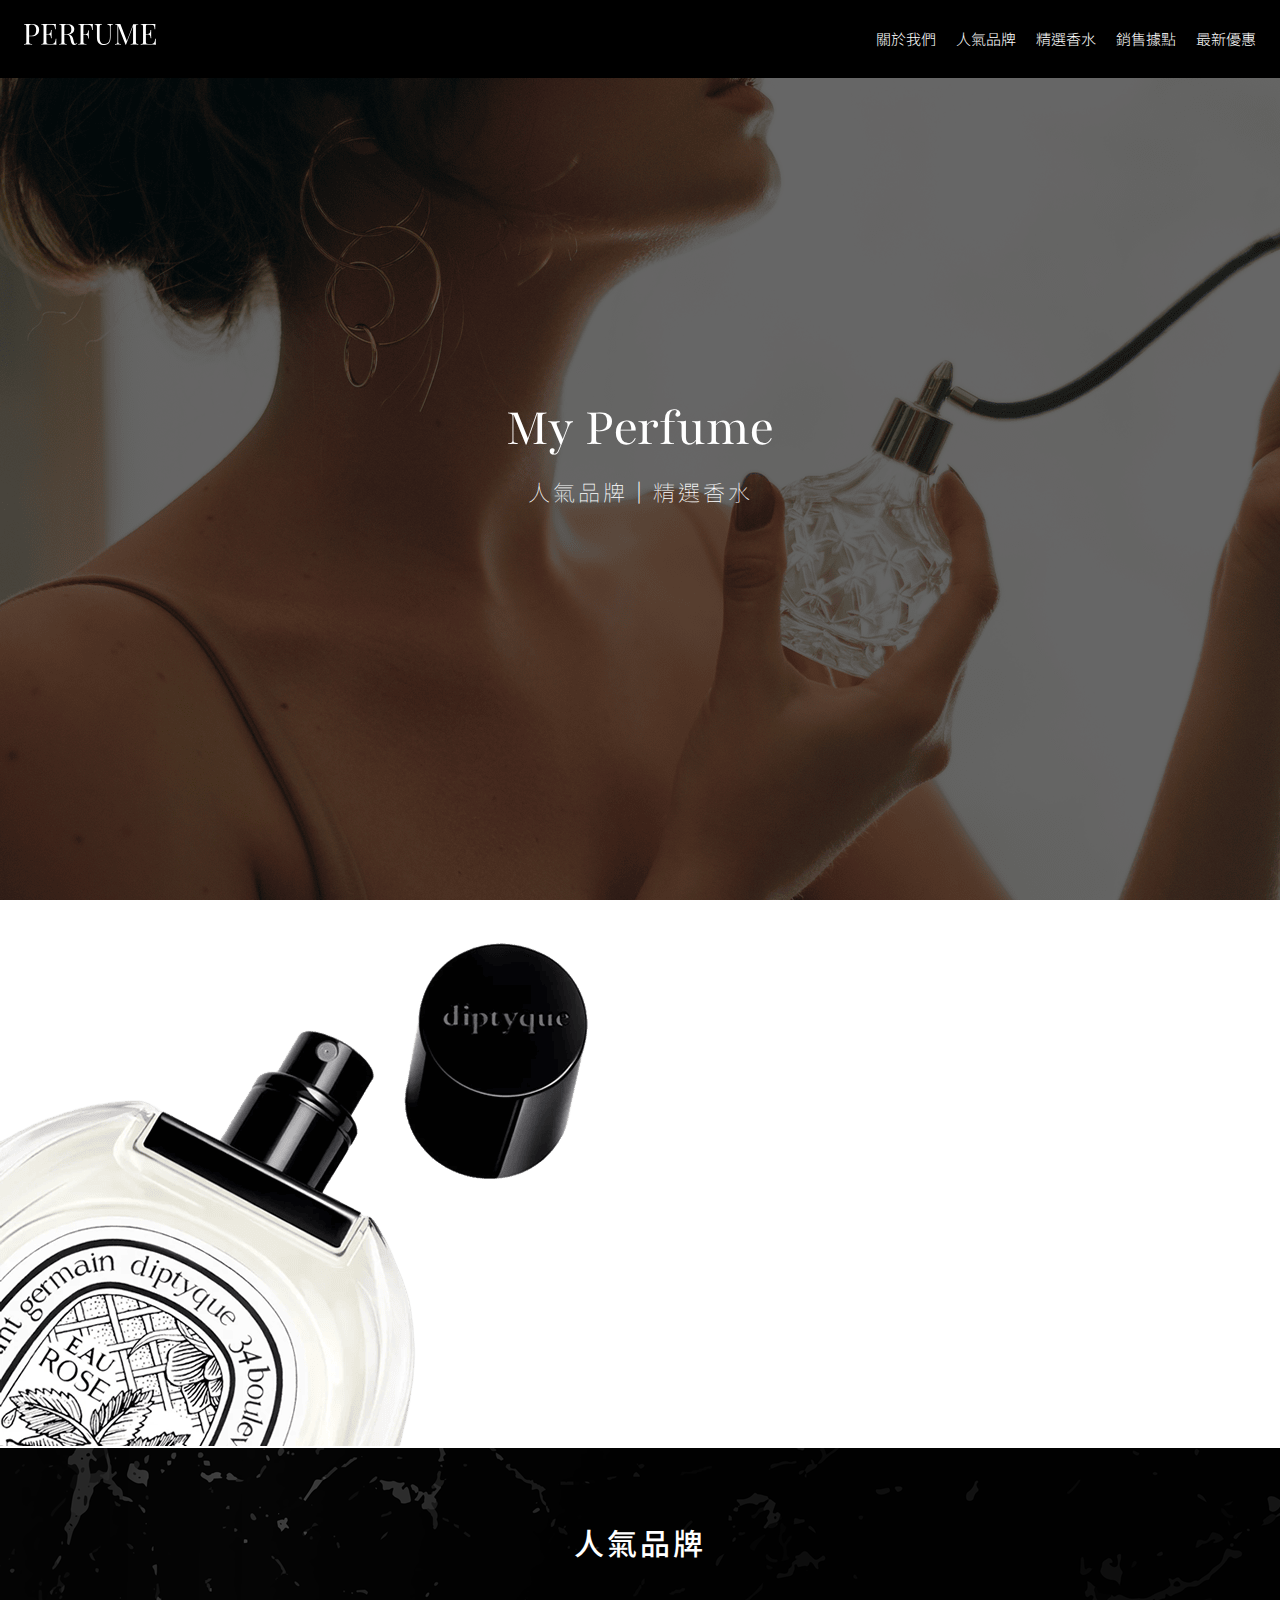
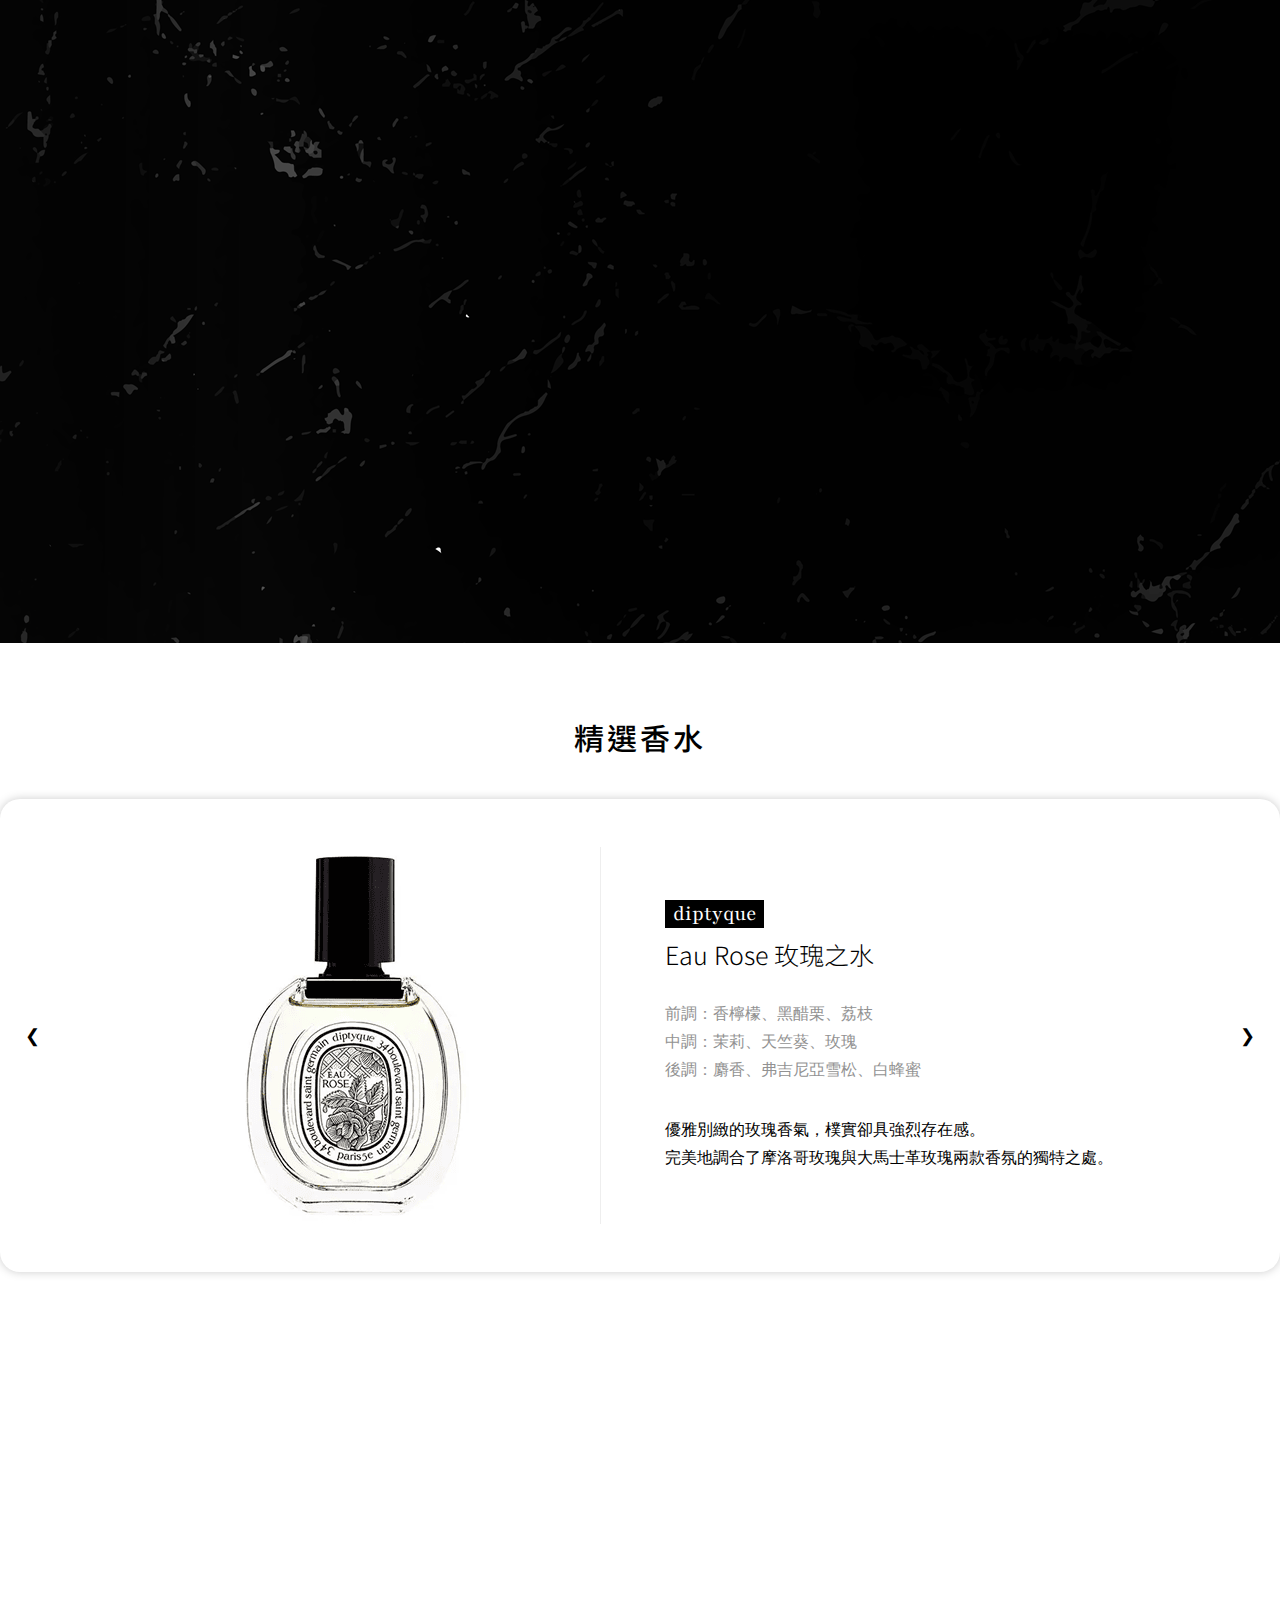
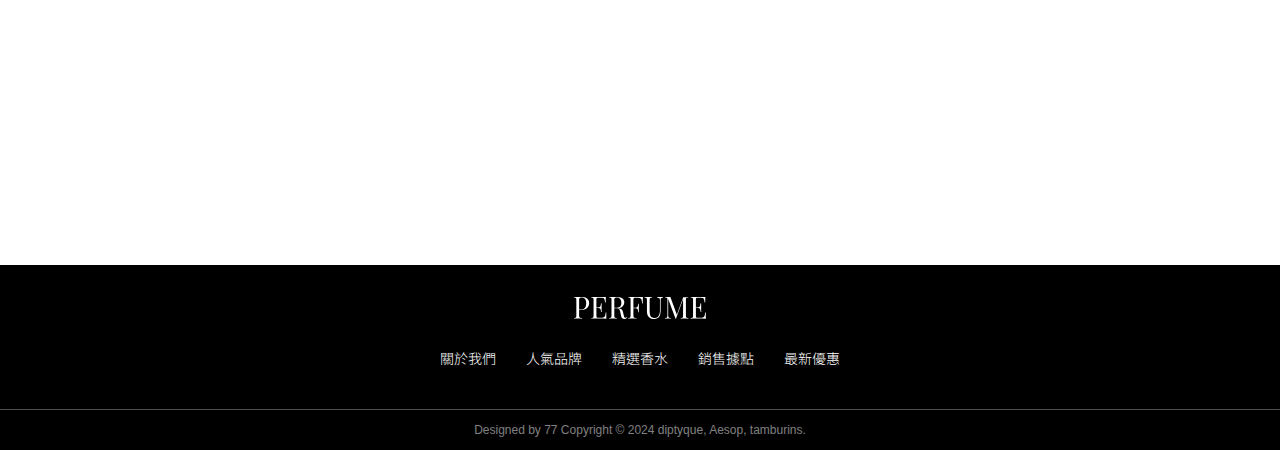
<file: index.html>
<!DOCTYPE html>
<html lang="zh-Hants">
  <head>
    <meta charset="UTF-8" />
    <meta name="viewport" content="width=device-width, initial-scale=1.0" />
    <meta
      name="description"
      content="頂級香水品牌之所以高級，不僅僅是因為價格，而是綜合其原料產地、製作流程等因素，造就了與廉價香水大不相同之處。"
    />
    <meta property="og:image" content="https://i.imgur.com/c6nFfHy.png" />
    <title>PERFUME-尋找專屬你的味道</title>
    <link
      rel="stylesheet"
      href="https://cdnjs.cloudflare.com/ajax/libs/font-awesome/6.6.0/css/all.min.css"
      integrity="sha512-Kc323vGBEqzTmouAECnVceyQqyqdsSiqLQISBL29aUW4U/M7pSPA/gEUZQqv1cwx4OnYxTxve5UMg5GT6L4JJg=="
      crossorigin="anonymous"
      referrerpolicy="no-referrer"
    />
    <link href="https://unpkg.com/aos@2.3.1/dist/aos.css" rel="stylesheet" />
    <link rel="icon" href="./images/favicon.ico" />
    <link rel="stylesheet" href="./styles/style.css" />
  </head>
  <body>
    <header>
      <div class="logo">
        <a href="#"><img src="./images/h-logo.svg" alt="PERFUMElogo" /></a>
      </div>
      <div class="menu-toggle" id="menu-toggle">☰</div>
      <nav class="nav" id="nav">
        <ul>
          <li><a href="#about">關於我們</a></li>
          <li><a href="#brand">人氣品牌</a></li>
          <li><a href="#perfume">精選香水</a></li>
          <li><a href="#store">銷售據點</a></li>
          <li>
            <a href="https://page.line.me/392qjuxj" target="_blank">最新優惠</a>
          </li>
        </ul>
      </nav>
    </header>
    <main>
      <section class="banner">
        <div class="filter"></div>
        <div class="slogan">
          <h2>My Perfume</h2>
          <p>人氣品牌│精選香水</p>
        </div>
      </section>
      <section class="intro">
        <div class="pic-p"><img src="./images/index-01.png" /></div>
        <div class="container">
          <div class="intro-t" data-aos="fade-left" data-aos-offset="0">
            <h2 id="about">Find your perfume.</h2>
            <h3>"尋找專屬你的味道"</h3>
            <p>
              頂級香水品牌之所以高級，不僅僅是因為價格，而是綜合其原料產地、製作流程等因素，造就了與廉價香水大不相同之處。例如：許多頂級香水品牌會與世界各地的農夫合作，直接採購當地高品質的香水原材料，並親自參與精油的萃取與品管，透過精挑細選與步步管控，確保品質維持一致。<br /><br />

              也有的品牌會在香水的製作過程中，花費長達數週至數月的時間，讓香水濃縮物靜置熟成，藉此達到穩定氣味、讓香味更加柔和圓融的效果。這些其他品牌較少注意到的細節，成就了頂級香水品牌的精緻質感。
            </p>
            <div class="btn-box">
              <a href="#brand">人氣品牌</a>
              <a href="#perfume">精選香水</a>
            </div>
          </div>
        </div>
      </section>
      <section class="info-brand">
        <div class="container">
          <h2 id="brand">人氣品牌</h2>
          <ul data-aos="fade-up" data-aos-offset="0">
            <li>
              <div class="b-pic">
                <a
                  href="https://www.diptyqueparis.com/en_eu/?cc=TW"
                  target="_blank"
                >
                  <img src="./images/index-04.png" alt="diptyque香水" />
                  <dl>
                    <i
                      class="fa-solid fa-cart-shopping fa-xl"
                      style="color: #ffffff"
                    ></i>
                    <p>前往選購</p>
                  </dl>
                </a>
              </div>
              <div class="b-text">
                <h3>diptyque</h3>
                <p>
                  以前所未有的感官體驗，<br />
                  塑造生活的藝術與雅緻的奢華，<br />
                  而香氛、藝術與一切密不可分。
                </p>
              </div>
            </li>
            <li>
              <div class="b-pic">
                <a href="https://www.aesop.com/tw/" target="_blank">
                  <img src="./images/index-05.png" alt="aesop香水" />
                  <dl>
                    <i
                      class="fa-solid fa-cart-shopping fa-xl"
                      style="color: #ffffff"
                    ></i>
                    <p>前往選購</p>
                  </dl>
                </a>
              </div>
              <div class="b-text">
                <h3>Aèsop</h3>
                <p>
                  跳脫傳統、迷人陶醉、細緻幽，<br />
                  Aesop 香水是通往感官記憶的橋樑，<br />也是與我們周遭環境的連結。
                </p>
              </div>
            </li>
            <li>
              <div class="b-pic">
                <a href="https://www.tamburins.com/en/" target="_blank">
                  <img src="./images/index-06.png" alt="tamburins香水" />
                  <dl>
                    <i
                      class="fa-solid fa-cart-shopping fa-xl"
                      style="color: #ffffff"
                    ></i>
                    <p>前往選購</p>
                  </dl>
                </a>
              </div>
              <div class="b-text">
                <h3>tamburins</h3>
                <p>
                  來自韓國的香氛護理品牌，<br />
                  外型設計時尚獨特，<br />
                  為不少人氣韓星的愛用香氛。
                </p>
              </div>
            </li>
          </ul>
        </div>
      </section>
      <section class="item">
        <div class="container">
          <h2 id="perfume">精選香水</h2>
          <div class="carousel">
            <div class="carousel-items">
              <div class="carousel-item active">
                <img src="./images/index-07.png" alt="玫瑰之水" />
                <div class="item-box">
                  <h3>diptyque</h3>
                  <h4>Eau Rose 玫瑰之水</h4>
                  <h5>
                    前調：香檸檬、黑醋栗、荔枝<br />
                    中調：茉莉、天竺葵、玫瑰<br />
                    後調：麝香、弗吉尼亞雪松、白蜂蜜
                  </h5>
                  <p>
                    優雅別緻的玫瑰香氣，樸實卻具強烈存在感。<br />
                    完美地調合了摩洛哥玫瑰與大馬士革玫瑰兩款香氛的獨特之處。
                  </p>
                </div>
              </div>
              <div class="carousel-item">
                <img src="./images/index-08.png" alt="悟" />
                <div class="item-box">
                  <h3>Aèsop</h3>
                  <h4>Tacit 悟香水</h4>
                  <h5>
                    前調：日本香橙、羅勒、丁香<br />
                    中調：迷迭香、薄荷、甜茴香<br />
                    後調：雪松、岩蘭草之心、琥珀
                  </h5>
                  <p>
                    香水加入大量羅勒調配，並散發出陣陣柑橘清香，<br />
                    極具鮮明的現代感，令人感到活力充沛，精神振奮。
                  </p>
                </div>
              </div>
              <div class="carousel-item">
                <img src="./images/index-09.png" alt="CHAMO" />
                <div class="item-box">
                  <h3>tamburins</h3>
                  <h4>CHAMO 蛋形香水</h4>
                  <h5>
                    前調：鼠尾草、洋甘菊<br />
                    中調：水、莎草<br />
                    後調：琥珀、麝香、金木
                  </h5>
                  <p>
                    洋甘菊如蜂蜜般濃郁清甜，揉雜著快樂鼠尾草的苦澀草本氣息，<br />
                    微妙和諧的香氣瞬息蔓延，欲罷不能。
                  </p>
                </div>
              </div>
            </div>
            <button class="prev" onclick="prevSlide()">&#10094;</button>
            <button class="next" onclick="nextSlide()">&#10095;</button>
          </div>
        </div>
      </section>
      <section class="store">
        <div class="container">
          <div class="s-title" data-aos="fade-left" data-aos-offset="0">
            <h2 id="store">Our Stores</h2>
            <h3>銷售據點</h3>
          </div>
          <ul data-aos="fade-right" data-aos-offset="0">
            <li>
              <iframe
                src="https://www.google.com/maps/embed?pb=!1m18!1m12!1m3!1d3536.9345613981386!2d120.66266590695668!3d24.15157220945003!2m3!1f0!2f0!3f0!3m2!1i1024!2i768!4f13.1!3m3!1m2!1s0x34693d9dda0729e3%3A0x69affe7714ec402a!2zMTAvMTAgSE9QRe-8iOWPsOS4rSDli6Tnvo7oqqDlk4HntqDlnJLpgZMgMkbvvIk!5e0!3m2!1szh-TW!2stw!4v1728072774875!5m2!1szh-TW!2stw"
                width="100%"
                height="250"
                style="border: 0"
                allowfullscreen=""
                loading="lazy"
                referrerpolicy="no-referrer-when-downgrade"
              ></iframe>
              <h4>10/10 HOPE 台中勤美誠品店</h4>
              <p>
                地址：台中市西區公益路68號2樓<br />
                營業時間：週一至週日 11:00~21:30
              </p>
            </li>
            <li>
              <iframe
                src="https://www.google.com/maps/embed?pb=!1m18!1m12!1m3!1d3640.507969009101!2d120.65927057534846!3d24.153911778397212!2m3!1f0!2f0!3f0!3m2!1i1024!2i768!4f13.1!3m3!1m2!1s0x34693d9cf59f80c5%3A0xa81f4b5909f5b734!2zMTDpu57ljYrlnIvpmpvljJbnsqflk4HpppnmsLQ!5e0!3m2!1szh-TW!2stw!4v1728072235514!5m2!1szh-TW!2stw"
                width="100%"
                height="250"
                style="border: 0"
                allowfullscreen=""
                loading="lazy"
                referrerpolicy="no-referrer-when-downgrade"
              ></iframe>
              <h4>十點半國際香水</h4>
              <p>
                地址：台中市西區美村路一段53號<br />
                營業時間：週一至週日 12:00~21:00
              </p>
            </li>
          </ul>
        </div>
      </section>
    </main>
    <footer>
      <div id="contact"></div>
      <div class="logo">
        <a href="#"><img src="./images/h-logo.svg" alt="PERFUMElogo" /></a>
      </div>
      <section class="links">
        <div class="f-menu">
          <ul>
            <li><a href="#about">關於我們</a></li>
            <li><a href="#brand">人氣品牌</a></li>
            <li><a href="#perfume">精選香水</a></li>
            <li><a href="#store">銷售據點</a></li>
            <li>
              <a href="https://page.line.me/392qjuxj" target="_blank"
                >最新優惠</a
              >
            </li>
          </ul>
          <ul>
            <a href="#"
              ><i class="fa-brands fa-line fa-xl" style="color: #ffffff"></i
            ></a>
            <a href="#"
              ><i
                class="fa-brands fa-instagram fa-xl"
                style="color: #ffffff"
              ></i
            ></a>
            <a href="#"
              ><i
                class="fa-brands fa-square-facebook fa-xl"
                style="color: #ffffff"
              ></i
            ></a>
          </ul>
        </div>
      </section>
      <p>Designed by 77 Copyright © 2024 diptyque, Aesop, tamburins.</p>
    </footer>
    <!--totop-->
    <button type="button" id="BackTop" class="toTop-arrow"></button>
    <script src="https://ajax.googleapis.com/ajax/libs/jquery/3.3.1/jquery.min.js"></script>
    <script>
      $(function () {
        $("#BackTop").click(function () {
          $("html,body").animate({ scrollTop: 0 }, 333);
        });
        $(window)
          .scroll(function () {
            if ($(this).scrollTop() > 300) {
              $("#BackTop").fadeIn(222);
            } else {
              $("#BackTop").stop().fadeOut(222);
            }
          })
          .scroll();
      });
    </script>
    <!--menu-->
    <script src="./menu.js"></script>
    <!--slide-->
    <script src="./slide.js"></script>
    <!--fade-->
    <script src="https://unpkg.com/aos@2.3.1/dist/aos.js"></script>
    <script>
      AOS.init({
        duration: 1500,
      });
    </script>
  </body>
</html>
</file>
<file: styles/style.css>
@charset "UTF-8";
/*font*/
@import url("https://fonts.googleapis.com/css2?family=Noto+Sans+TC:wght@100..900&family=Playfair:ital,opsz,wght@0,5..1200,300..900;1,5..1200,300..900&display=swap");
@font-face {
  font-family: "ChenYuluoyan-Thin";
  src: local("ChenYuluoyan-Thin") ， url(../font/ChenYuluoyan-Thin.woff2) format("woff2"), url(../font/ChenYuluoyan-Thin.woff) format("woff"), url(../font/ChenYuluoyan-Thin.ttf) format("turetype");
}
* {
  margin: 0;
  padding: 0;
  box-sizing: border-box;
  font-family: "Microsoft JhengHei";
  font-size: 16px;
  line-height: 28px;
}

h1,
h2,
h3,
h4,
h5,
h6 {
  font-weight: normal;
}

a {
  text-decoration: none;
}

/*body*/
body {
  position: relative;
}
body img {
  max-width: 100%;
}
body header {
  background-color: black;
  color: white;
  position: fixed;
  top: 0;
  left: 0;
  width: 100%;
  display: flex;
  justify-content: space-between;
  align-items: center;
  padding: 1.5rem;
  z-index: 1000;
}
body div.logo {
  display: flex;
  align-items: center;
}
body div.logo a {
  width: 132px;
}
body div.menu-toggle {
  display: none;
  font-size: 24px;
  cursor: pointer;
}
body .nav {
  display: flex;
}
body .nav ul {
  list-style: none;
  display: flex;
}
body .nav ul li {
  margin-left: 20px;
}
body .nav ul li a {
  color: white;
  text-decoration: none;
  font-family: "Noto Sans TC", sans-serif;
  font-weight: 300;
  font-size: 15px;
}
body main {
  overflow-x: hidden;
  background: url(../images/bg-01.png);
  background-size: cover;
  background-attachment: fixed;
}
body main div.container {
  max-width: 1300px;
  display: flex;
  flex-wrap: wrap;
  align-items: center;
  justify-content: space-between;
  margin: 0 auto;
}
body main section.banner {
  min-height: 100vh;
  background-image: url(../images/banner1.png);
  background-size: cover;
  background-position: center;
  transition: all 0.75s ease;
  position: relative;
  display: flex;
  justify-content: center;
  align-items: center;
  text-align: center;
  z-index: 0;
}
body main section.banner div.filter {
  background-color: rgba(0, 0, 0, 0.6);
  width: 100%;
  min-height: 100vh;
  position: absolute;
  top: 0;
  left: 0;
  z-index: -1;
}
body main section.banner div.slogan h2 {
  font-family: "Playfair", sans-serif;
  color: white;
  font-size: 55px;
  line-height: 65px;
  padding-bottom: 1rem;
}
body main section.banner div.slogan p {
  font-family: "Noto Sans TC", sans-serif;
  font-weight: 100;
  color: white;
  font-size: 22px;
  letter-spacing: 3px;
}
body main section.intro {
  background-color: white;
  padding: 5rem 0;
  position: relative;
}
body main section.intro div.pic-p {
  position: absolute;
  left: 0;
  bottom: -7px;
}
body main section.intro div.intro-t {
  margin-left: 36%;
}
body main section.intro div.intro-t h2 {
  font-family: "Playfair", serif;
  font-size: 55px;
  line-height: 60px;
  font-weight: 500;
}
body main section.intro div.intro-t h3 {
  font-family: "ChenYuluoyan-Thin";
  font-size: 45px;
  padding: 1rem 0 3rem 0;
}
body main section.intro div.intro-t img {
  padding: 1rem 0 2rem 0;
}
body main section.intro div.intro-t div.btn-box {
  display: flex;
  flex-wrap: wrap;
  padding-top: 2rem;
}
body main section.intro div.intro-t div.btn-box a {
  width: 120px;
  background: white;
  border: 1px solid #d1d1d1;
  color: gray;
  padding: 0.2rem 0.5rem;
  text-align: center;
  text-decoration: none;
  transition: 0.2s ease-in-out;
  font-size: 13px;
}
body main section.intro div.intro-t div.btn-box a:first-child {
  margin-right: 30px;
}
body main section.intro div.intro-t div.btn-box a:hover {
  color: white;
  background: black;
  border: 1px solid black;
}
body main section.info-brand {
  background-image: url(../images/bg-00.png);
  padding: 5rem 0;
}
body main section.info-brand h2 {
  color: white;
  font-family: "Noto Sans TC", sans-serif;
  text-align: center;
  font-size: 30px;
  font-weight: 500;
  letter-spacing: 3px;
  margin: auto;
}
body main section.info-brand ul {
  padding: 1rem;
  display: flex;
  flex-wrap: wrap;
  justify-content: space-between;
  margin-top: 50px;
}
body main section.info-brand ul li {
  width: 30%;
  display: flex;
  flex-direction: column;
  align-items: center;
  transition: all 0.2s;
}
body main section.info-brand ul li:nth-child(2) {
  margin-top: 20px;
}
body main section.info-brand ul li div.b-pic {
  position: relative;
}
body main section.info-brand ul li div.b-pic a dl {
  background-color: rgba(0, 0, 0, 0.7);
  position: absolute;
  width: 100%;
  height: 100%;
  top: 50%;
  left: 50%;
  transform: translate(-50%, -50%);
  display: flex;
  justify-content: center;
  align-items: center;
  text-align: center;
  flex-direction: column;
  opacity: 0;
}
body main section.info-brand ul li div.b-pic a dl p {
  color: white;
  text-decoration: none;
  padding-top: 1.5rem;
}
body main section.info-brand ul li div.b-pic a:hover dl {
  opacity: 1;
}
body main section.info-brand ul li div.b-text {
  background-color: white;
  width: 100%;
  display: flex;
  flex-wrap: wrap;
  flex-direction: column;
  align-items: center;
  margin-top: -9px;
  z-index: 1;
  padding: 0 1.5rem 1.5rem 1.5rem;
  text-align: center;
}
body main section.info-brand ul li div.b-text h3 {
  font-family: "Playfair", serif;
  font-size: 30px;
  line-height: 32px;
  padding: 1.5rem 0;
}
body main section.item {
  background-color: rgba(0, 0, 0, 0);
  background-size: cover;
  background-position: center;
  padding: 5rem 0;
}
body main section.item h2 {
  color: black;
  font-family: "Noto Sans TC", sans-serif;
  text-align: center;
  font-size: 30px;
  font-weight: 500;
  letter-spacing: 3px;
  padding-bottom: 3rem;
  margin: auto;
}
body main section.item .carousel {
  position: relative;
  width: 100%;
  margin: auto;
  overflow: hidden;
  background-color: white;
  border-radius: 20px;
  padding: 3rem 0;
  box-shadow: 0 0 10px #ccc;
}
body main section.item .carousel-items {
  display: flex;
  transition: transform 0.5s ease;
}
body main section.item .carousel-item {
  min-width: 100%;
  box-sizing: border-box;
  display: flex;
  flex-wrap: wrap;
  justify-content: center;
  align-items: center;
}
body main section.item .carousel-item img {
  max-width: 100%;
  height: auto;
  padding-right: 5%;
  border-right: 1px solid #eee;
}
body main section.item .carousel-item div.item-box {
  text-align: left;
  padding-left: 5%;
}
body main section.item .carousel-item div.item-box h3 {
  width: -moz-fit-content;
  width: fit-content;
  background-color: black;
  color: white;
  font-family: "Playfair", serif;
  font-size: 22px;
  padding: 0 0.5rem;
}
body main section.item .carousel-item div.item-box h4 {
  font-family: "Noto Sans TC", sans-serif;
  font-weight: 300;
  font-size: 25px;
  padding: 0.8rem 0 2rem 0;
}
body main section.item .carousel-item div.item-box h5 {
  color: #929292;
  padding-bottom: 2rem;
}
body main section.item button {
  position: absolute;
  top: 50%;
  transform: translateY(-50%);
  background-color: rgba(255, 255, 255, 0.8);
  border: none;
  cursor: pointer;
  font-size: 18px;
}
body main section.item .prev {
  left: 25px;
}
body main section.item .next {
  right: 25px;
}
body main section.store {
  background-color: white;
  padding: 5rem 0;
}
body main section.store h2 {
  font-family: "Playfair", serif;
  font-size: 55px;
}
body main section.store h3 {
  font-family: "Noto Sans TC", sans-serif;
  font-size: 25px;
  font-weight: 300;
  letter-spacing: 2px;
  padding: 2rem 0;
}
body main section.store ul {
  display: flex;
  flex-wrap: wrap;
  justify-content: space-between;
  width: 70%;
}
body main section.store ul iframe {
  filter: grayscale(1);
  margin-bottom: 10px;
}
body main section.store ul iframe:hover {
  filter: grayscale(0);
}
body main section.store ul li {
  list-style: none;
  width: 48%;
}
body main section.store ul li h4 {
  font-family: "Noto Sans TC", sans-serif;
  font-weight: 500;
}
body main section.store ul li p {
  font-size: 15px;
}
body footer {
  display: flex;
  padding-top: 2rem;
  flex-direction: column;
  align-items: center;
  color: white;
  background-color: black;
}
body footer section.links {
  max-width: 1300px;
  margin: auto;
}
body footer section.links div.f-menu ul {
  display: flex;
  flex-wrap: wrap;
  justify-content: center;
}
body footer section.links div.f-menu ul:nth-child(1) {
  padding: 1rem 0;
}
body footer section.links div.f-menu ul li {
  list-style: none;
}
body footer section.links div.f-menu ul a {
  font-family: "Noto Sans TC", sans-serif;
  font-weight: 300;
  font-size: 14px;
  margin: 0 15px;
  color: white;
  text-decoration: none;
}
body footer p {
  width: 100%;
  border-top: 1px solid rgba(255, 255, 255, 0.3);
  font-family: Arial, Helvetica, sans-serif;
  text-align: center;
  line-height: 40px;
  font-size: 12px;
  margin-top: 20px;
  color: rgba(255, 255, 255, 0.5);
}
body .toTop-arrow {
  width: 2.5rem;
  height: 2.5rem;
  padding: 0;
  margin: 0;
  border: 0;
  border-radius: 50%;
  background: #8c8c8c;
  cursor: pointer;
  position: fixed;
  right: 1rem;
  bottom: 1rem;
  display: none;
}
body .toTop-arrow::before {
  transform: rotate(-45deg) translate(0, -50%);
  top: 1.2rem;
  left: 0.5rem;
  width: 16px;
  height: 3px;
  border-radius: 3px;
  background: white;
  position: absolute;
  content: "";
}
body .toTop-arrow::after {
  transform: rotate(45deg) translate(0, -50%);
  top: 1.2rem;
  right: 0.5rem;
  width: 16px;
  height: 3px;
  border-radius: 3px;
  background: white;
  position: absolute;
  content: "";
}
body .toTop-arrow:focus {
  outline: none;
}

@media screen and (max-width: 1200px) {
  body main div.container {
    padding: 0 2.5rem;
  }
  body main div.pic-p {
    width: 30%;
  }
}
@media screen and (max-width: 1024px) {
  body main div.container {
    padding: 0 5rem;
    flex-direction: column;
  }
  body main section.info-brand ul li div.b-text p br {
    display: none;
  }
  body main section.item div.carousel-item {
    flex-direction: column;
  }
  body main section.item div.carousel-item img {
    padding-right: 0;
    border-right: 0;
  }
  body main section.item div.carousel-item div.item-box {
    padding: 2rem 5rem 0 5rem;
  }
  body main section.store div.s-title {
    text-align: center;
  }
  body main section.store ul {
    width: 100%;
  }
}
@media screen and (max-width: 900px) {
  body main section.info-brand ul {
    justify-content: center;
  }
  body main section.info-brand ul li {
    width: 45%;
    margin: 0 auto 2rem auto;
  }
  body main section.info-brand ul li:nth-child(2) {
    margin-top: 0;
  }
}
@media screen and (max-width: 768px) {
  body div.menu-toggle {
    display: block;
  }
  body .nav {
    display: none;
    width: 100%;
    background-color: white;
    position: absolute;
    top: 75px;
    left: 0;
  }
  body .nav.active {
    display: block;
  }
  body .nav ul {
    flex-direction: column;
  }
  body .nav ul li {
    margin-left: 0;
    padding: 0.5rem 1rem;
    border-bottom: 1px solid #eee;
  }
  body .nav ul li:last-child {
    border-bottom: none;
  }
  body .nav ul li a {
    color: #666;
  }
  body main section.intro div.pic-p {
    width: 100%;
  }
  body main section.intro div.intro-t {
    margin-left: 0;
    background: rgba(255, 255, 255, 0.9);
    padding: 0 2rem 2rem 2rem;
    text-align: center;
  }
  body main section.intro div.btn-box {
    justify-content: center;
  }
  body main section.info-brand ul li {
    width: 72%;
  }
  body main section.item div.carousel-item div.item-box p br {
    display: none;
  }
}
@media screen and (max-width: 500px) {
  body main div.container {
    padding: 0 2rem;
  }
  body main section.intro div.intro-t h3 {
    font-size: 35px;
  }
  body main section.intro div.intro-t div.btn-box a {
    background-color: Black;
    color: white;
    border: 1px solid black;
  }
  body main section.info-brand ul li {
    width: 100%;
  }
  body main section.item div.carousel-item img {
    width: 75%;
  }
  body main section.item div.carousel-item div.item-box {
    padding: 2rem 3.5rem 0 3.5rem;
  }
  body main section.store ul li {
    width: 100%;
  }
  body main section.store ul li:first-child {
    margin-bottom: 2rem;
  }
}/*# sourceMappingURL=style.css.map */
</file>
